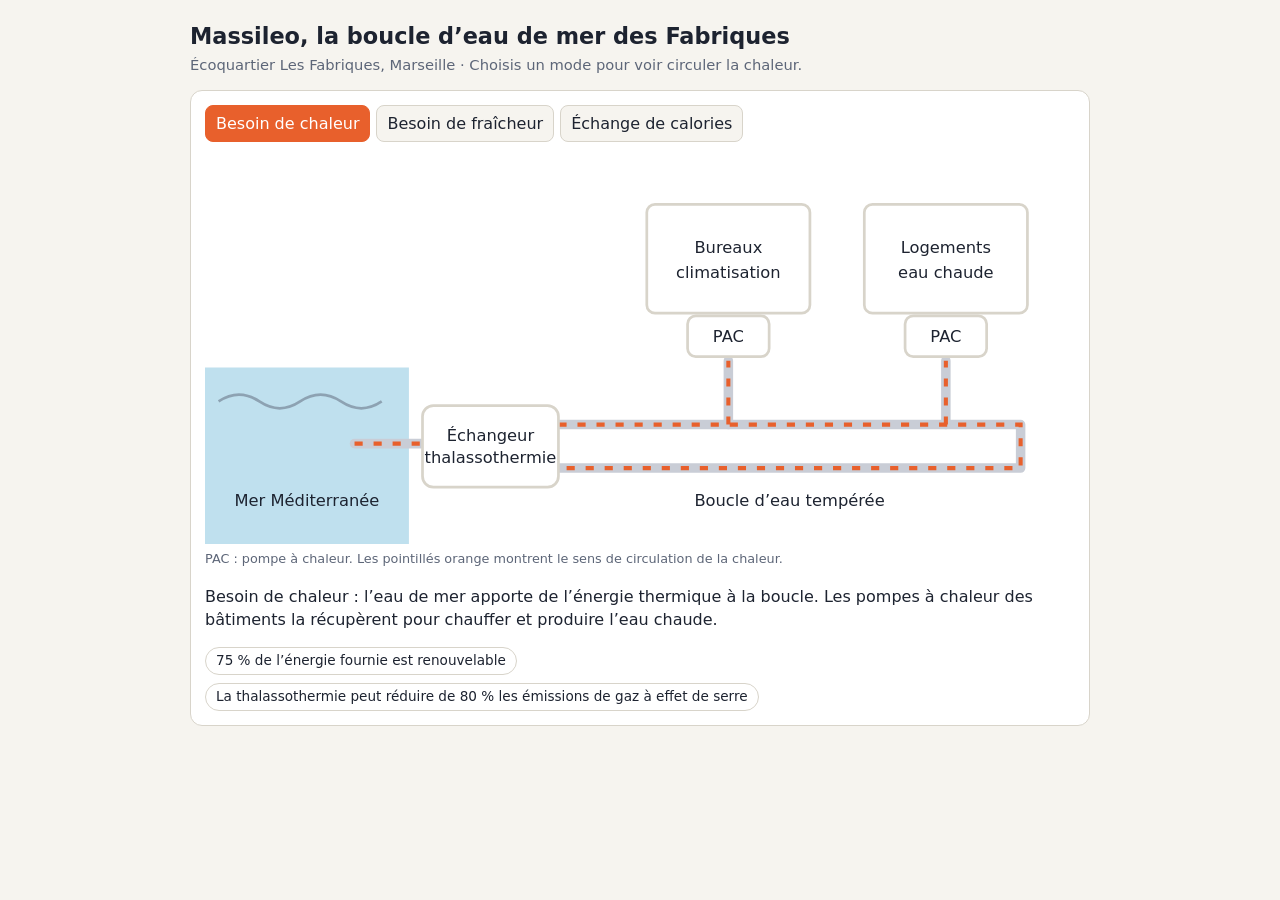
<file: public/assets/aistudio/massileo_animation_5859e84b.html>
<!doctype html>
<html lang="fr">
<head>
<meta charset="utf-8">
<meta name="viewport" content="width=device-width, initial-scale=1">
<title>Massileo – écoquartier Les Fabriques</title>
<style>
:root{--bg:#f6f4ef;--card:#fff;--ink:#1d2330;--mute:#5d6678;--accent:#e8602c;--line:#d8d4ca;--sea:#bfe0ee;--pipe:#c9cdd6}
@media (prefers-color-scheme:dark){:root{--bg:#12161d;--card:#1b212b;--ink:#eceff4;--mute:#a0a9ba;--accent:#ff8a5c;--line:#323a48;--sea:#17323f;--pipe:#4a5262}}
html,body{margin:0;background:var(--bg);color:var(--ink);font-family:system-ui,-apple-system,"Segoe UI",sans-serif;line-height:1.45}
main{max-width:900px;margin:0 auto;padding:16px}
h1{font-size:1.4rem;margin:4px 0 2px}
.sub{color:var(--mute);margin:0 0 14px;font-size:.92rem}
.card{background:var(--card);border:1px solid var(--line);border-radius:12px;padding:14px}
svg{width:100%;height:auto;display:block}
svg text{font:12px system-ui;fill:var(--ink)}
.tabs{display:flex;flex-wrap:wrap;gap:6px;margin-bottom:8px}
button{font:inherit;color:var(--ink);background:var(--bg);border:1px solid var(--line);border-radius:8px;padding:6px 10px;cursor:pointer}
.tabs .on{background:var(--accent);color:#fff;border-color:var(--accent)}
.facts{display:flex;flex-wrap:wrap;gap:8px}
.facts span{border:1px solid var(--line);border-radius:999px;padding:3px 10px;font-size:.85rem}
.note{color:var(--mute);font-size:.8rem;margin:6px 0 0}
.pipe{fill:none;stroke:var(--pipe);stroke-width:7;stroke-linecap:round;stroke-linejoin:round}
.box{fill:var(--card);stroke:var(--line);stroke-width:2}
.flow{fill:none;stroke:var(--accent);stroke-width:3;stroke-dasharray:6 8;animation:fl 1s linear infinite;transition:opacity .3s}
@keyframes fl{to{stroke-dashoffset:-14}}
</style>
</head>
<body>
<main>
<h1>Massileo, la boucle d’eau de mer des Fabriques</h1>
<p class="sub">Écoquartier Les Fabriques, Marseille · Choisis un mode pour voir circuler la chaleur.</p>

<div class="card">
  <div class="tabs">
    <button data-m="hiver" class="on">Besoin de chaleur</button>
    <button data-m="ete">Besoin de fraîcheur</button>
    <button data-m="echange">Échange de calories</button>
  </div>
  <svg viewBox="0 0 640 290" role="img" aria-label="Schéma de fonctionnement de Massileo">
    <rect x="0" y="160" width="150" height="130" fill="var(--sea)"/>
    <path d="M10,185q15,-10 30,0t30,0t30,0t30,0" fill="none" stroke="var(--mute)" stroke-width="2" opacity=".5"/>
    <text x="75" y="262" text-anchor="middle">Mer Méditerranée</text>
    <path class="pipe" d="M110,216H160"/>
    <path class="pipe" d="M260,202H600V234H260"/>
    <path class="pipe" d="M385,202V155M545,202V155"/>
    <path id="f1" class="flow" d="M110,216H160"/>
    <path class="flow" d="M260,202H600V234H260"/>
    <path id="fb" class="flow" d="M385,202V155"/>
    <path id="fl" class="flow" d="M545,202V155"/>
    <rect class="box" x="160" y="188" width="100" height="60" rx="8"/>
    <text x="210" y="214" text-anchor="middle">Échangeur</text>
    <text x="210" y="230" text-anchor="middle">thalassothermie</text>
    <rect class="box" x="325" y="40" width="120" height="80" rx="6"/>
    <text x="385" y="76" text-anchor="middle">Bureaux</text>
    <text x="385" y="94" text-anchor="middle">climatisation</text>
    <rect class="box" x="355" y="122" width="60" height="30" rx="6"/>
    <text x="385" y="141" text-anchor="middle">PAC</text>
    <rect class="box" x="485" y="40" width="120" height="80" rx="6"/>
    <text x="545" y="76" text-anchor="middle">Logements</text>
    <text x="545" y="94" text-anchor="middle">eau chaude</text>
    <rect class="box" x="515" y="122" width="60" height="30" rx="6"/>
    <text x="545" y="141" text-anchor="middle">PAC</text>
    <text x="430" y="262" text-anchor="middle">Boucle d’eau tempérée</text>
  </svg>
  <p class="note">PAC : pompe à chaleur. Les pointillés orange montrent le sens de circulation de la chaleur.</p>
  <p id="mtxt"></p>
  <div class="facts">
    <span>75 % de l’énergie fournie est renouvelable</span>
    <span>La thalassothermie peut réduire de 80 % les émissions de gaz à effet de serre</span>
  </div>
</div>
</main>

<script>
const $ = id => document.getElementById(id);
const MODES = {
  hiver:   {f:[1,1,1],   t:'Besoin de chaleur : l’eau de mer apporte de l’énergie thermique à la boucle. Les pompes à chaleur des bâtiments la récupèrent pour chauffer et produire l’eau chaude.'},
  ete:     {f:[-1,-1,-1],t:'Besoin de fraîcheur : les bâtiments se rafraîchissent, la chaleur extraite est évacuée vers la boucle, puis vers la mer.'},
  echange: {f:[0,-1,1],  t:'Échange de calories : la chaleur dégagée par la climatisation des bureaux est récupérée pour produire l’eau chaude des logements, et vice-versa.'}
};
function setMode(k){
  const m = MODES[k];
  ['f1','fb','fl'].forEach((id,i) => {
    const e = $(id), d = m.f[i];
    e.style.opacity = d ? 1 : .12;
    e.style.animationDirection = d < 0 ? 'reverse' : 'normal';
  });
  $('mtxt').textContent = m.t;
  document.querySelectorAll('.tabs button').forEach(b => b.classList.toggle('on', b.dataset.m === k));
}
document.querySelectorAll('.tabs button').forEach(b => b.onclick = () => setMode(b.dataset.m));
setMode('hiver');
</script>
</body>
</html>
</file>
